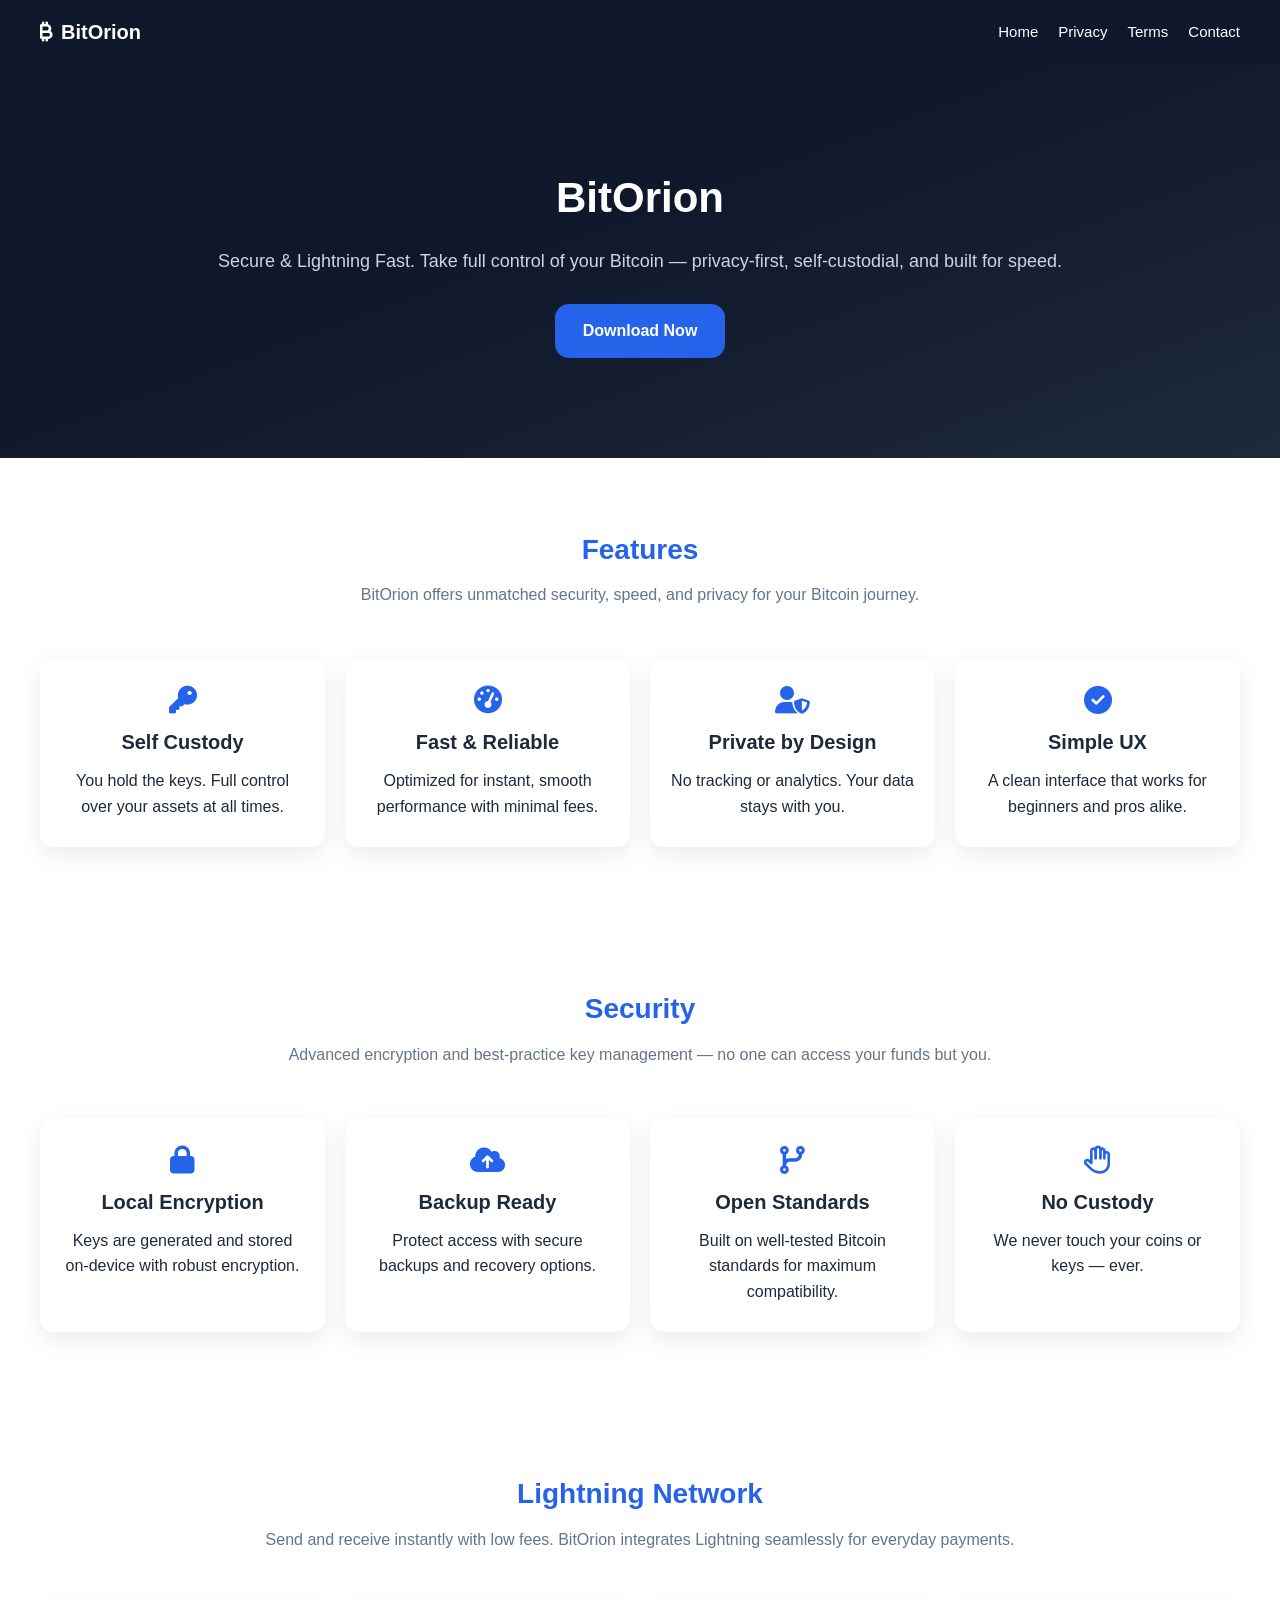
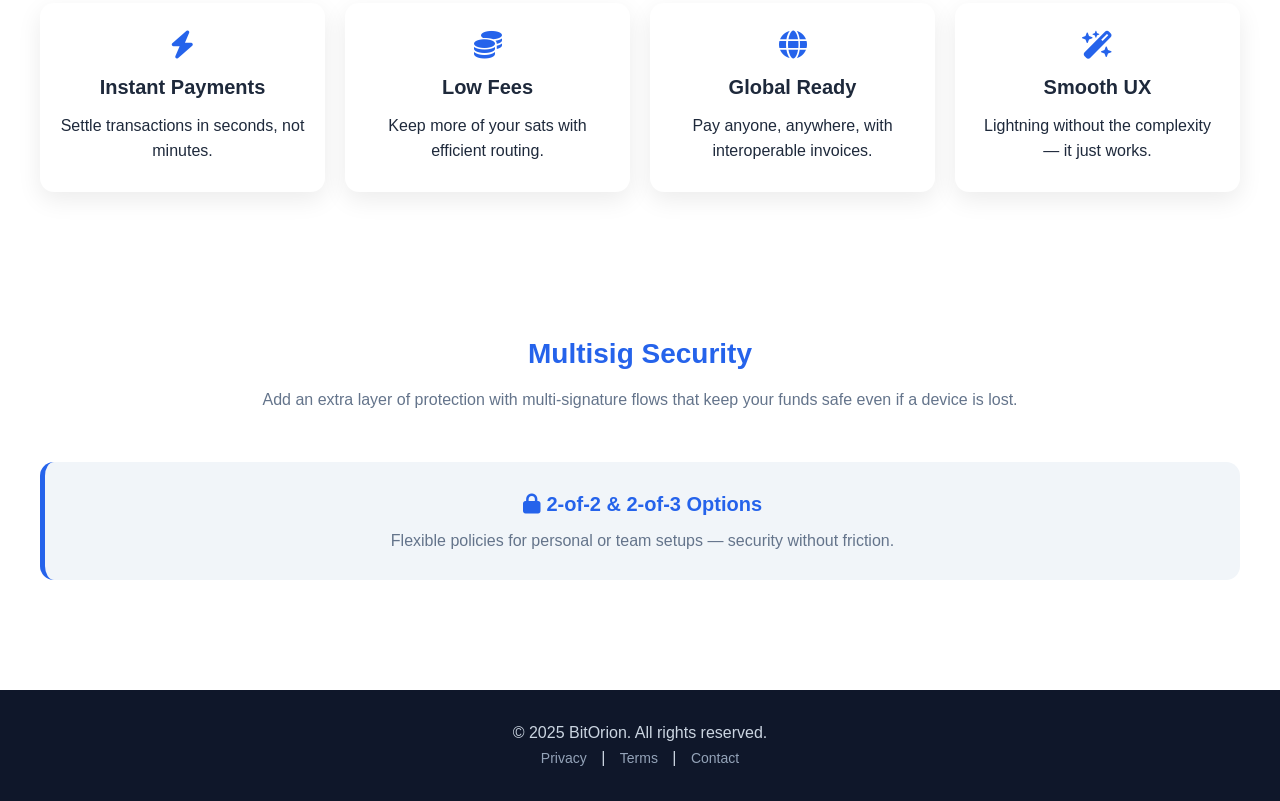
<file: index.html>
<!DOCTYPE html>
<html lang="en">
<head>
  <meta charset="UTF-8" />
  <meta name="viewport" content="width=device-width, initial-scale=1.0"/>
  <title>BitOrion | Secure & Lightning Fast</title>

  <meta name="description" content="BitOrion is a self-custodial Bitcoin wallet with Lightning support — privacy-first, secure, and fast.">
  <meta name="keywords" content="BitOrion Wallet, Lightning Wallet, Crypto Wallet, Self Custody, Multisig Wallet, BTC">

  <link rel="stylesheet" href="https://cdnjs.cloudflare.com/ajax/libs/font-awesome/6.5.0/css/all.min.css"/>

  <style>
    :root {
      --bg-dark: #0f172a;
      --bg-light: #ffffff;
      --primary: #2563eb;
      --secondary: #38bdf8;
      --text: #1e293b;
      --muted: #64748b;
      --radius: 14px;
      --shadow: 0 8px 24px rgba(0,0,0,0.08);
      --container: 1200px;
    }
    * {margin:0;padding:0;box-sizing:border-box;}
    body {font-family: "Inter", Arial, sans-serif; line-height:1.6; background: var(--bg-light); color: var(--text);}

    /* Navbar */
    nav {
      background: var(--bg-dark);
      color: #fff;
      padding: 16px 20px;
      position: sticky;
      top: 0;
      z-index: 50;
    }
    .nav-container {
      max-width: var(--container);
      margin: auto;
      display: flex;
      justify-content: space-between;
      align-items: center;
    }
    .logo {font-weight: 700; font-size: 20px; color:#fff; display:flex;align-items:center; gap:8px;}
    .nav-links {display: flex; gap: 20px;}
    .nav-links a {color:#fff; text-decoration:none; font-size:15px; transition:0.2s;}
    .nav-links a:hover {color: var(--secondary);}

    /* Hero */
    .hero {
      background: linear-gradient(160deg, var(--bg-dark) 40%, #1e293b 100%);
      color: #fff;
      text-align: center;
      padding: 100px 20px;
    }
    .hero h1 {font-size: 42px; margin-bottom: 16px;}
    .hero p {font-size: 18px; color: #cbd5e1; margin-bottom: 28px;}
    .cta-btn {
      display:inline-block;
      background: var(--primary);
      color:#fff;
      padding:14px 28px;
      border-radius: var(--radius);
      font-weight:600;
      text-decoration:none;
      transition:.3s;
    }
    .cta-btn:hover {background: var(--secondary);}

    /* Section */
    section {padding:70px 20px;}
    .container {max-width:var(--container); margin:auto;}
    .section-head {text-align:center; margin-bottom: 50px;}
    .section-head h2 {font-size: 28px; margin-bottom:10px; color: var(--primary);}
    .section-head p {color: var(--muted); font-size:16px;}

    /* Cards */
    .cards {display:grid; grid-template-columns: repeat(auto-fit,minmax(260px,1fr)); gap:20px;}
    .card {
      background:#fff;
      border-radius: var(--radius);
      padding:28px 20px;
      box-shadow: var(--shadow);
      text-align:center;
      transition:.25s;
    }
    .card:hover {transform:translateY(-5px);}
    .card i {font-size:28px; color: var(--primary); margin-bottom:12px;}
    .card h3 {margin-bottom:10px; font-size:20px;}

    /* Multisig band */
    .band {
      background:#f1f5f9;
      border-left:5px solid var(--primary);
      border-radius: var(--radius);
      padding:26px 20px;
      text-align:center;
      margin-top:20px;
    }
    .band h3 {margin-bottom:8px; font-size:20px; color: var(--primary);}
    .band p {color: var(--muted);}

    /* Footer */
    footer {
      background: var(--bg-dark);
      color:#cbd5e1;
      text-align:center;
      padding:30px 16px;
      margin-top:40px;
    }
    footer a {color:#94a3b8; text-decoration:none; margin:0 10px; font-size:14px;}
    footer a:hover {color:#fff;}
  </style>
</head>
<body>

  <!-- Navbar -->
  <nav>
    <div class="nav-container">
      <div class="logo"><i class="fa-solid fa-bitcoin-sign"></i> BitOrion</div>
      <div class="nav-links">
        <a href="index.html">Home</a>
        <a href="privacy.html">Privacy</a>
        <a href="terms.html">Terms</a>
        <a href="contact.html">Contact</a>
      </div>
    </div>
  </nav>

  <!-- Hero -->
  <section class="hero">
    <h1>BitOrion</h1>
    <p>Secure & Lightning Fast. Take full control of your Bitcoin — privacy-first, self-custodial, and built for speed.</p>
    <a href="#" class="cta-btn">Download Now</a>
  </section>

  <!-- Features -->
  <section id="features">
    <div class="container">
      <div class="section-head">
        <h2>Features</h2>
        <p>BitOrion offers unmatched security, speed, and privacy for your Bitcoin journey.</p>
      </div>
      <div class="cards">
        <div class="card"><i class="fa-solid fa-key"></i><h3>Self Custody</h3><p>You hold the keys. Full control over your assets at all times.</p></div>
        <div class="card"><i class="fa-solid fa-gauge-high"></i><h3>Fast & Reliable</h3><p>Optimized for instant, smooth performance with minimal fees.</p></div>
        <div class="card"><i class="fa-solid fa-user-shield"></i><h3>Private by Design</h3><p>No tracking or analytics. Your data stays with you.</p></div>
        <div class="card"><i class="fa-solid fa-circle-check"></i><h3>Simple UX</h3><p>A clean interface that works for beginners and pros alike.</p></div>
      </div>
    </div>
  </section>

  <!-- Security -->
  <section id="security">
    <div class="container">
      <div class="section-head">
        <h2>Security</h2>
        <p>Advanced encryption and best-practice key management — no one can access your funds but you.</p>
      </div>
      <div class="cards">
        <div class="card"><i class="fa-solid fa-lock"></i><h3>Local Encryption</h3><p>Keys are generated and stored on-device with robust encryption.</p></div>
        <div class="card"><i class="fa-solid fa-cloud-arrow-up"></i><h3>Backup Ready</h3><p>Protect access with secure backups and recovery options.</p></div>
        <div class="card"><i class="fa-solid fa-code-branch"></i><h3>Open Standards</h3><p>Built on well-tested Bitcoin standards for maximum compatibility.</p></div>
        <div class="card"><i class="fa-regular fa-hand"></i><h3>No Custody</h3><p>We never touch your coins or keys — ever.</p></div>
      </div>
    </div>
  </section>

  <!-- Lightning -->
  <section id="lightning">
    <div class="container">
      <div class="section-head">
        <h2>Lightning Network</h2>
        <p>Send and receive instantly with low fees. BitOrion integrates Lightning seamlessly for everyday payments.</p>
      </div>
      <div class="cards">
        <div class="card"><i class="fa-solid fa-bolt"></i><h3>Instant Payments</h3><p>Settle transactions in seconds, not minutes.</p></div>
        <div class="card"><i class="fa-solid fa-coins"></i><h3>Low Fees</h3><p>Keep more of your sats with efficient routing.</p></div>
        <div class="card"><i class="fa-solid fa-globe"></i><h3>Global Ready</h3><p>Pay anyone, anywhere, with interoperable invoices.</p></div>
        <div class="card"><i class="fa-solid fa-wand-magic-sparkles"></i><h3>Smooth UX</h3><p>Lightning without the complexity — it just works.</p></div>
      </div>
    </div>
  </section>

  <!-- Multisig -->
  <section id="multisig">
    <div class="container">
      <div class="section-head">
        <h2>Multisig Security</h2>
        <p>Add an extra layer of protection with multi-signature flows that keep your funds safe even if a device is lost.</p>
      </div>
      <div class="band">
        <h3><i class="fa-solid fa-lock"></i> 2-of-2 & 2-of-3 Options</h3>
        <p>Flexible policies for personal or team setups — security without friction.</p>
      </div>
    </div>
  </section>

  <!-- Footer -->
  <footer>
    <p>&copy; 2025 BitOrion. All rights reserved.</p>
    <div>
      <a href="privacy.html">Privacy</a> | 
      <a href="terms.html">Terms</a> | 
      <a href="contact.html">Contact</a>
    </div>
  </footer>

</body>
</html>
</file>
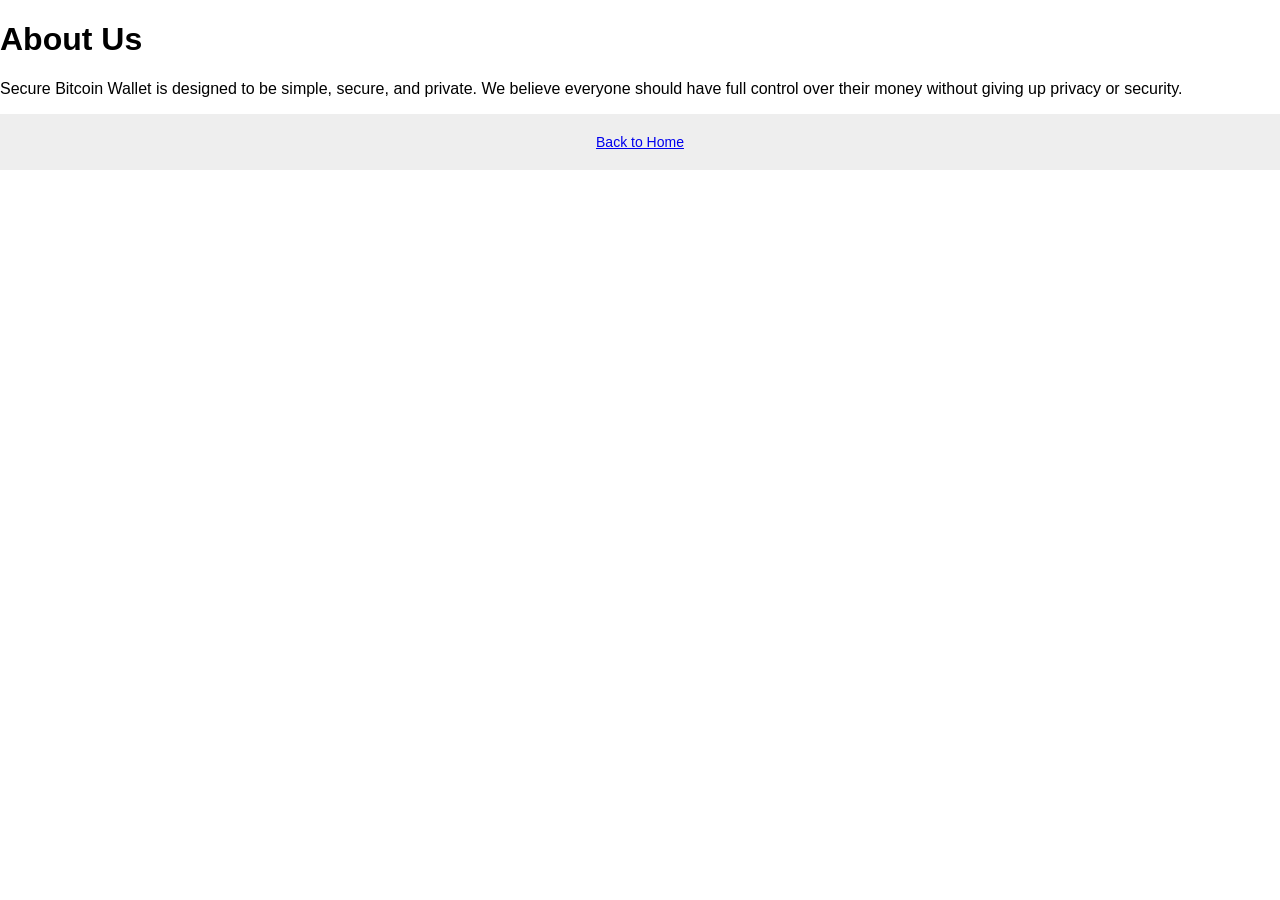
<file: about.html>
<!DOCTYPE html>
<html lang="en">
<head>
  <meta charset="UTF-8">
  <title>About - Secure Bitcoin Wallet</title>
  <link rel="stylesheet" href="style.css" />
</head>
<body>
  <header><h1>About Us</h1></header>
  <section>
    <p>Secure Bitcoin Wallet is designed to be simple, secure, and private. We believe everyone should have full control over their money without giving up privacy or security.</p>
  </section>
  <footer><a href="index.html">Back to Home</a></footer>
</body>
</html>
</file>
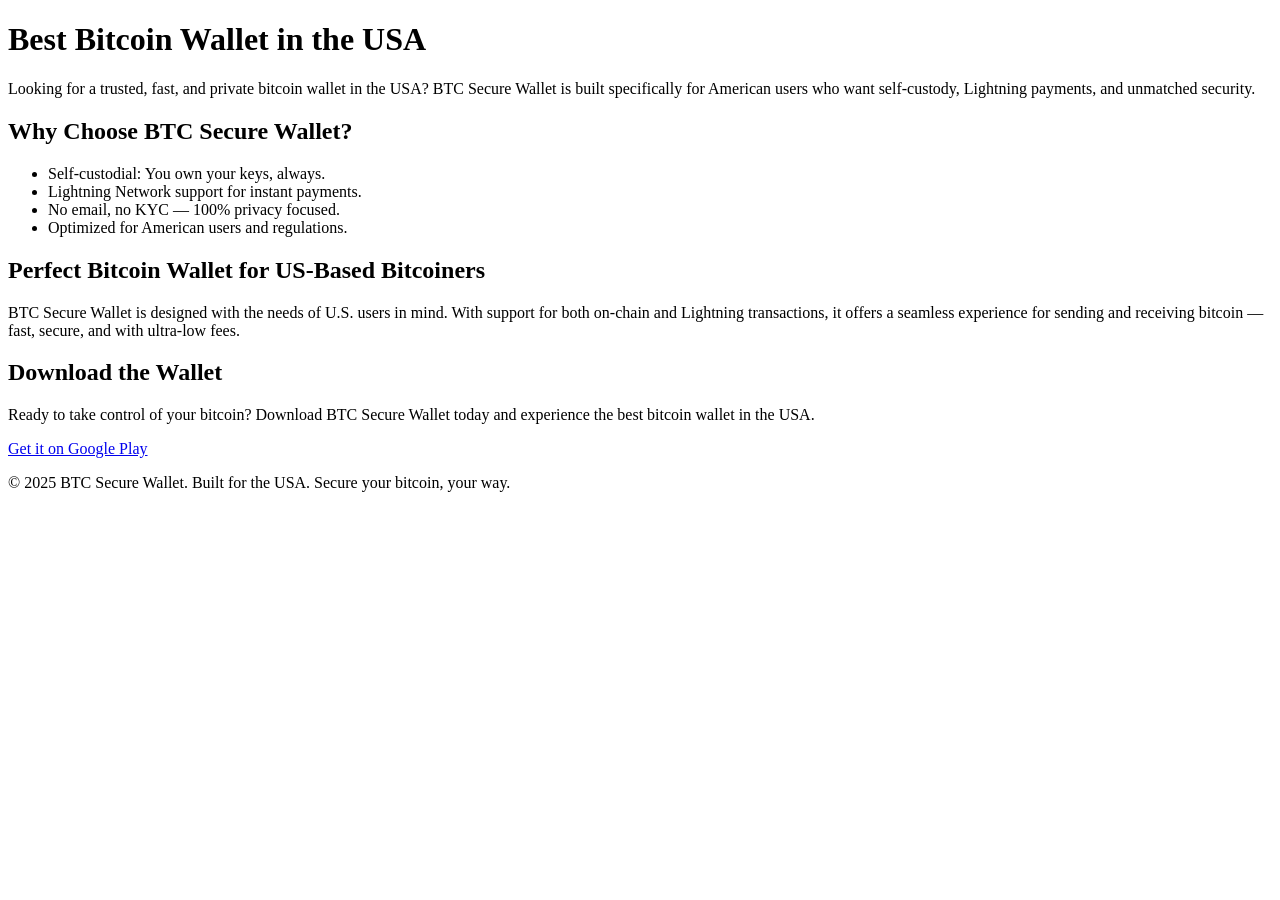
<file: bitcoin-wallet-usa.html>
<!DOCTYPE html>
<html lang="en">
<head>
  <meta charset="UTF-8" />
  <meta name="viewport" content="width=device-width, initial-scale=1.0" />
  <title>Best Bitcoin Wallet in the USA | BTC Secure Wallet</title>
  <meta name="description" content="BTC Secure Wallet is the best bitcoin wallet in the USA. Fast, private, secure, and built for American users who want full control over their funds." />
  <meta name="language" content="en-US" />
  <meta name="geo.region" content="US" />
  <link rel="canonical" href="https://www.btcsecurewallet.com/bitcoin-wallet-usa.html" />
</head>
<body>

  <header>
    <h1>Best Bitcoin Wallet in the USA</h1>
    <p>
      Looking for a trusted, fast, and private bitcoin wallet in the USA? BTC Secure Wallet is built specifically for American users who want self-custody, Lightning payments, and unmatched security.
    </p>
  </header>

  <section>
    <h2>Why Choose BTC Secure Wallet?</h2>
    <ul>
      <li>Self-custodial: You own your keys, always.</li>
      <li>Lightning Network support for instant payments.</li>
      <li>No email, no KYC — 100% privacy focused.</li>
      <li>Optimized for American users and regulations.</li>
    </ul>
  </section>

  <section>
    <h2>Perfect Bitcoin Wallet for US-Based Bitcoiners</h2>
    <p>
      BTC Secure Wallet is designed with the needs of U.S. users in mind. With support for both on-chain and Lightning transactions, it offers a seamless experience for sending and receiving bitcoin — fast, secure, and with ultra-low fees.
    </p>
  </section>

  <section>
    <h2>Download the Wallet</h2>
    <p>Ready to take control of your bitcoin? Download BTC Secure Wallet today and experience the best bitcoin wallet in the USA.</p>
    <a href="https://play.google.com/store/apps/details?id=ps.starwallet.bitcoin.android" target="_blank">
      Get it on Google Play
    </a>
  </section>

  <footer>
    <p>&copy; 2025 BTC Secure Wallet. Built for the USA. Secure your bitcoin, your way.</p>
  </footer>

  <!-- JSON-LD Structured Data -->
  <script type="application/ld+json">
  {
    "@context": "https://schema.org",
    "@type": "SoftwareApplication",
    "name": "BTC Secure Wallet",
    "applicationCategory": "FinanceApplication",
    "operatingSystem": "ANDROID",
    "offers": {
      "@type": "Offer",
      "price": "0.00",
      "priceCurrency": "USD"
    },
    "audience": {
      "@type": "Audience",
      "geographicArea": {
        "@type": "Country",
        "name": "United States"
      }
    }
  }
  </script>

</body>
</html>
</file>
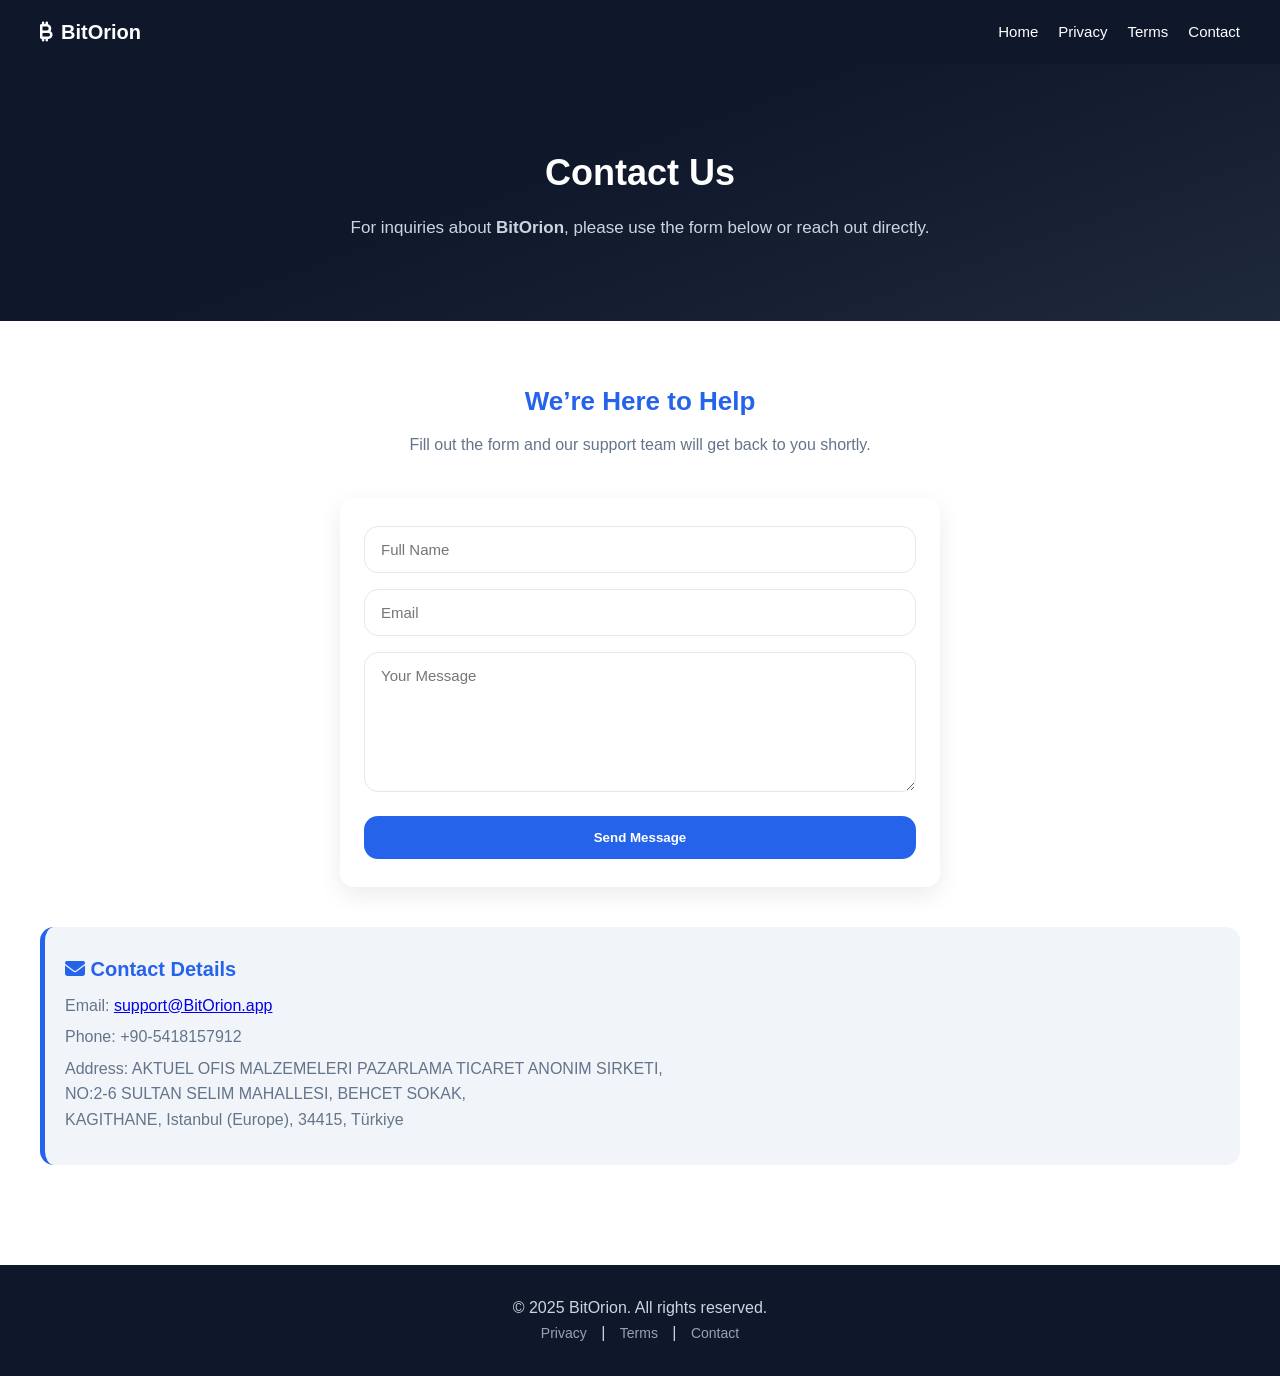
<file: contact.html>
<!DOCTYPE html>
<html lang="en">
<head>
  <meta charset="UTF-8" />
  <meta name="viewport" content="width=device-width, initial-scale=1.0"/>
  <title>Contact | BitOrion</title>

  <meta name="description" content="Get in touch with BitOrion support team for inquiries, assistance, or feedback.">
  <meta name="keywords" content="BitOrion Contact, Bitcoin Wallet Support, Crypto Help">

  <link rel="stylesheet" href="https://cdnjs.cloudflare.com/ajax/libs/font-awesome/6.5.0/css/all.min.css"/>

  <style>
    :root {
      --bg-dark: #0f172a;
      --bg-light: #ffffff;
      --primary: #2563eb;
      --secondary: #38bdf8;
      --text: #1e293b;
      --muted: #64748b;
      --radius: 14px;
      --shadow: 0 8px 24px rgba(0,0,0,0.08);
      --container: 1200px;
    }
    * {margin:0;padding:0;box-sizing:border-box;}
    body {font-family: "Inter", Arial, sans-serif; line-height:1.6; background: var(--bg-light); color: var(--text);}

    /* Navbar */
    nav {
      background: var(--bg-dark);
      color: #fff;
      padding: 16px 20px;
      position: sticky;
      top: 0;
      z-index: 50;
    }
    .nav-container {
      max-width: var(--container);
      margin: auto;
      display: flex;
      justify-content: space-between;
      align-items: center;
    }
    .logo {font-weight: 700; font-size: 20px; color:#fff; display:flex;align-items:center; gap:8px;}
    .nav-links {display: flex; gap: 20px;}
    .nav-links a {color:#fff; text-decoration:none; font-size:15px; transition:0.2s;}
    .nav-links a:hover {color: var(--secondary);}

    /* Hero */
    .hero {
      background: linear-gradient(160deg, var(--bg-dark) 40%, #1e293b 100%);
      color: #fff;
      text-align: center;
      padding: 80px 20px;
    }
    .hero h1 {font-size: 36px; margin-bottom: 12px;}
    .hero p {font-size: 17px; color: #cbd5e1;}

    /* Section */
    section {padding:60px 20px;}
    .container {max-width:var(--container); margin:auto;}
    .section-head {text-align:center; margin-bottom: 40px;}
    .section-head h2 {font-size: 26px; margin-bottom:10px; color: var(--primary);}
    .section-head p {color: var(--muted); font-size:16px;}

    /* Card */
    .card {
      background:#fff;
      border-radius: var(--radius);
      padding:28px 24px;
      box-shadow: var(--shadow);
      transition:.25s;
    }

    /* Form */
    form input, 
    form textarea {
      width: 100%;
      padding: 14px 16px;
      margin-bottom: 16px;
      border: 1px solid #e2e8f0;
      border-radius: var(--radius);
      font-size: 15px;
      font-family: "Inter", Arial, sans-serif;
      outline: none;
      transition: 0.25s;
    }
    form input:focus,
    form textarea:focus {
      border-color: var(--primary);
      box-shadow: 0 0 0 3px rgba(37,99,235,0.15);
    }
    form textarea {
      min-height: 140px;
      resize: vertical;
    }
    form button.cta-btn {
      display: inline-block;
      width: 100%;
      border: none;
      cursor: pointer;
      background: var(--primary);
      color:#fff;
      padding:14px 28px;
      border-radius: var(--radius);
      font-weight:600;
      text-decoration:none;
      transition:.3s;
    }
    form button.cta-btn:hover {background: var(--secondary);}

    /* Band */
    .band {
      background:#f1f5f9;
      border-left:5px solid var(--primary);
      border-radius: var(--radius);
      padding:26px 20px;
      text-align:left;
      margin-top:40px;
    }
    .band h3 {margin-bottom:8px; font-size:20px; color: var(--primary);}
    .band p {color: var(--muted); margin-bottom:6px;}

    /* Footer */
    footer {
      background: var(--bg-dark);
      color:#cbd5e1;
      text-align:center;
      padding:30px 16px;
      margin-top:40px;
    }
    footer a {color:#94a3b8; text-decoration:none; margin:0 10px; font-size:14px;}
    footer a:hover {color:#fff;}

    /* Success message */
    #formMessage {
      display:none;
      margin-top:20px;
      color:green;
      font-weight:bold;
      text-align:center;
    }
  </style>
</head>
<body>

  <!-- Navbar -->
  <nav>
    <div class="nav-container">
      <div class="logo"><i class="fa-solid fa-bitcoin-sign"></i> BitOrion</div>
      <div class="nav-links">
        <a href="index.html">Home</a>
        <a href="privacy.html">Privacy</a>
        <a href="terms.html">Terms</a>
        <a href="contact.html">Contact</a>
      </div>
    </div>
  </nav>

  <!-- Hero -->
  <section class="hero">
    <h1>Contact Us</h1>
    <p>For inquiries about <strong>BitOrion</strong>, please use the form below or reach out directly.</p>
  </section>

  <!-- Contact Form -->
  <section>
    <div class="container">
      <div class="section-head">
        <h2>We’re Here to Help</h2>
        <p>Fill out the form and our support team will get back to you shortly.</p>
      </div>
      <div class="card" style="max-width:600px; margin:auto;">
        <form id="contactForm" action="https://formsubmit.co/support@BitOrion.app" method="POST">
          <!-- Hidden settings -->
          <input type="hidden" name="_captcha" value="false">
          <input type="hidden" name="_subject" value="New Contact Form Submission from BitOrion">
          <input type="hidden" name="_template" value="table">

          <input type="text" name="name" placeholder="Full Name" required>
          <input type="email" name="email" placeholder="Email" required>
          <textarea name="message" placeholder="Your Message" required></textarea>

          <button type="submit" class="cta-btn">Send Message</button>
        </form>

        <!-- Success message -->
        <div id="formMessage">
          ✅ تم إرسال رسالتك بنجاح، سنتواصل معك قريبًا.
        </div>
      </div>

      <!-- Contact Info -->
      <div class="band">
        <h3><i class="fa-solid fa-envelope"></i> Contact Details</h3>
        <p>Email: <a href="mailto:support@BitOrion.app">support@BitOrion.app</a></p>
        <p>Phone: +90-5418157912</p>
        <p>Address: AKTUEL OFIS MALZEMELERI PAZARLAMA TICARET ANONIM SIRKETI,<br>
        NO:2-6 SULTAN SELIM MAHALLESI, BEHCET SOKAK,<br>
        KAGITHANE, Istanbul (Europe), 34415, Türkiye</p>
      </div>
    </div>
  </section>

  <!-- Footer -->
  <footer>
    <p>&copy; 2025 BitOrion. All rights reserved.</p>
    <div>
      <a href="privacy.html">Privacy</a> | 
      <a href="terms.html">Terms</a> | 
      <a href="contact.html">Contact</a>
    </div>
  </footer>

  <script>
    const form = document.getElementById('contactForm');
    const message = document.getElementById('formMessage');

    form.addEventListener('submit', async function(e) {
      e.preventDefault(); // منع التحويل لصفحة جديدة

      const formData = new FormData(form);
      try {
        await fetch(form.action, {
          method: "POST",
          body: formData,
        });
        form.reset(); // تفريغ الحقول
        message.style.display = "block"; // إظهار الرسالة
      } catch (error) {
        alert("⚠️ حدث خطأ، حاول مرة أخرى.");
      }
    });
  </script>

</body>
</html>
</file>
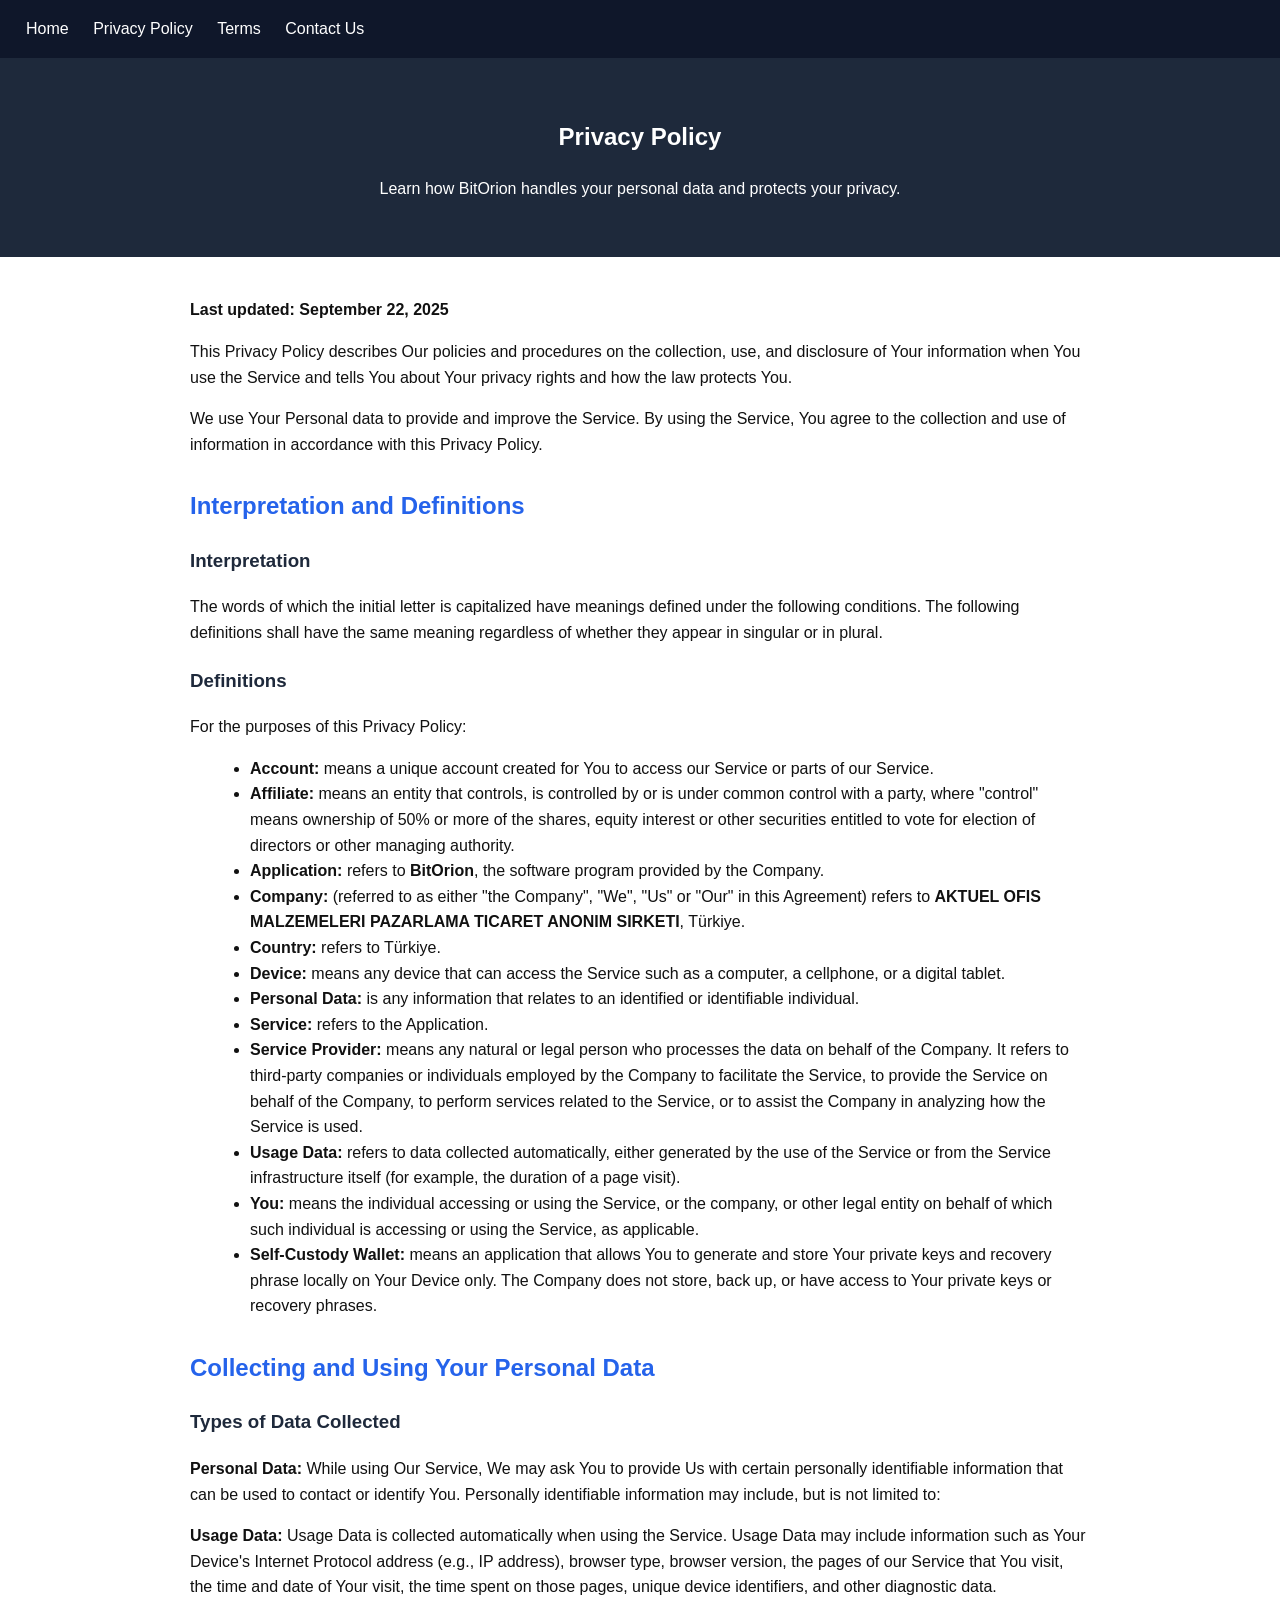
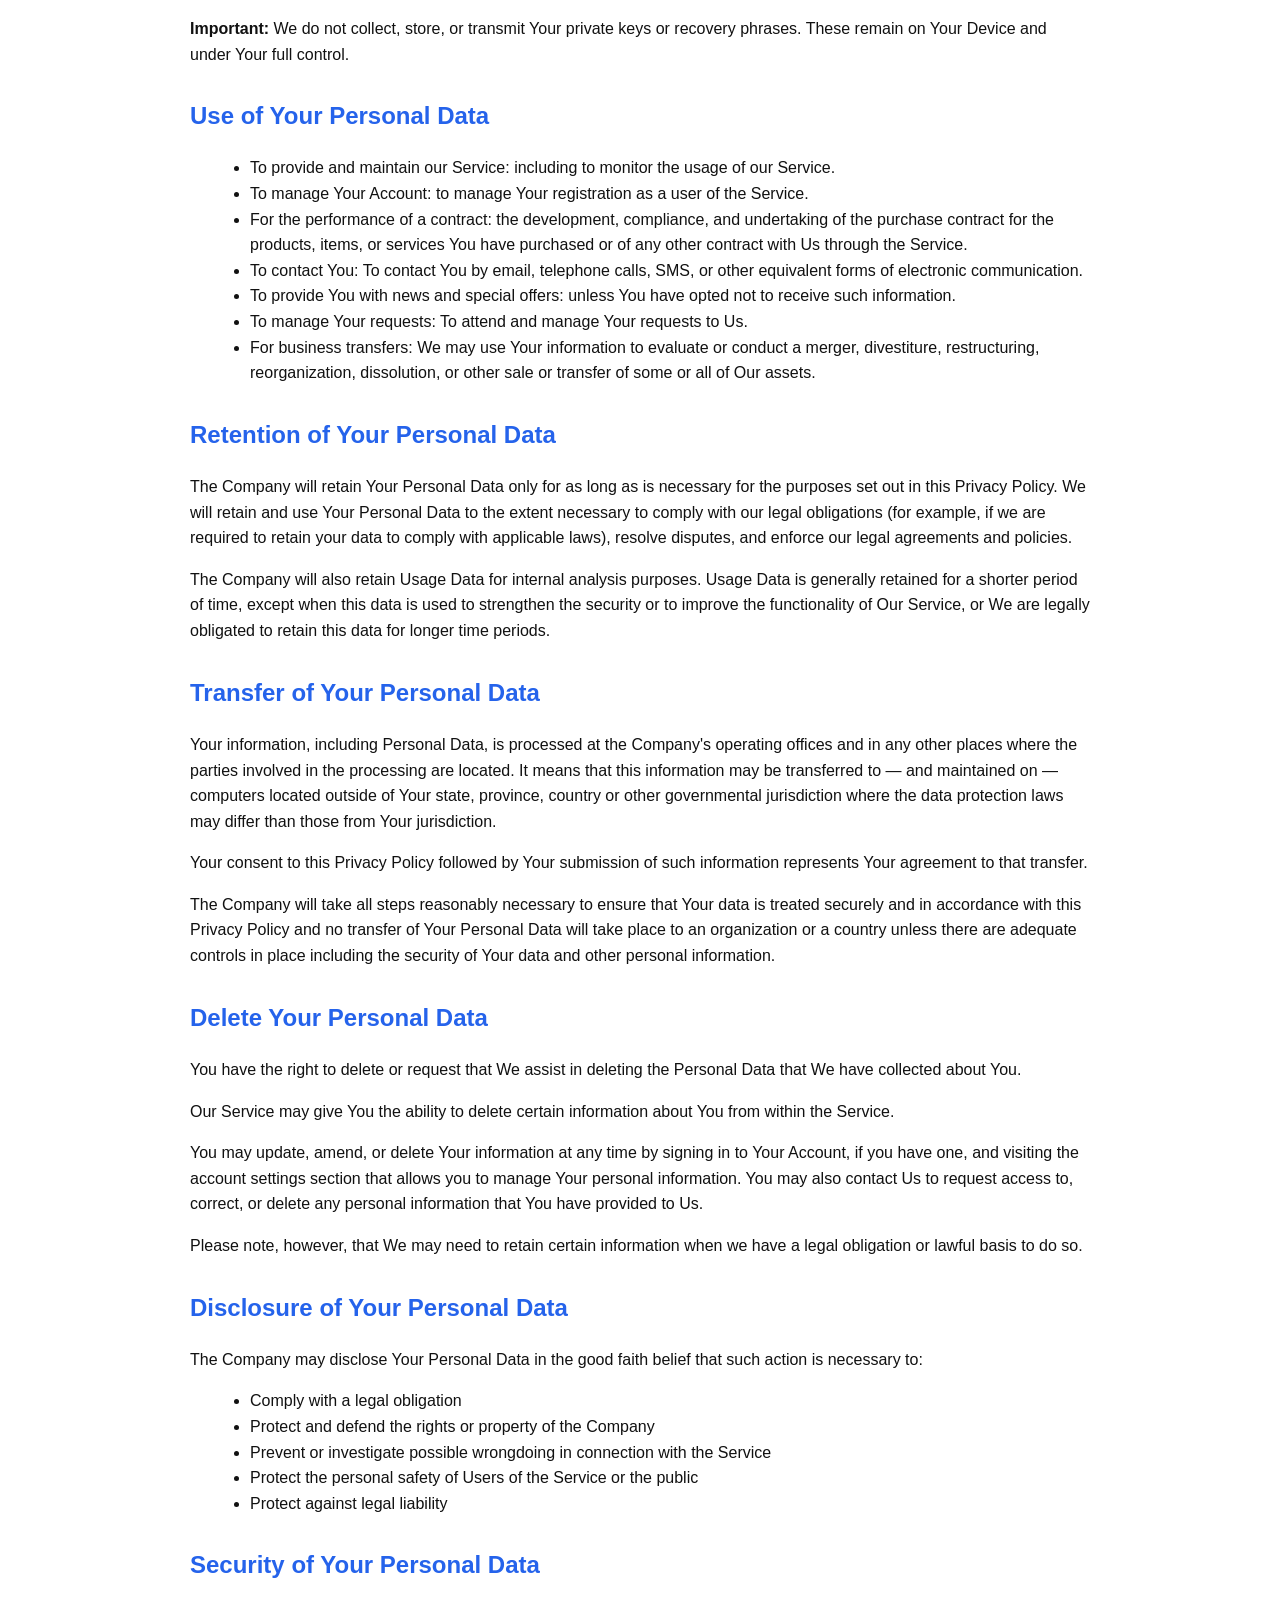
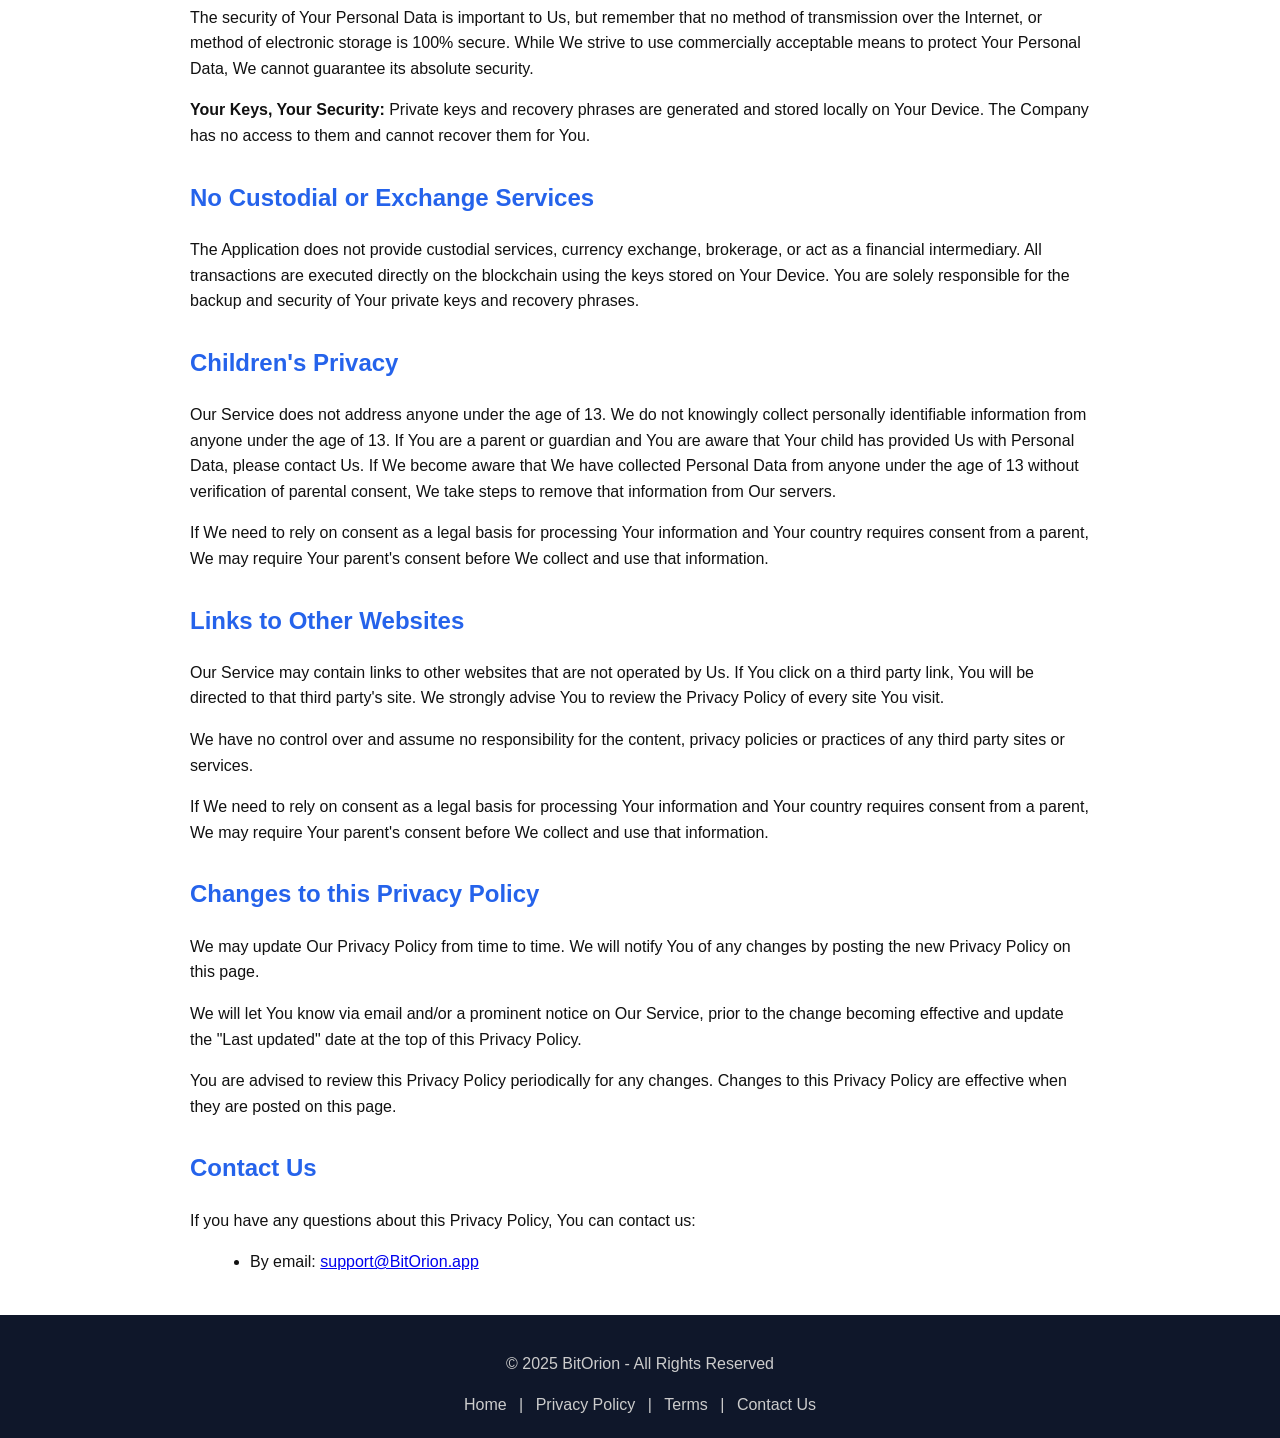
<file: privacy.html>
<!DOCTYPE html>
<html lang="en">
<head>
  <meta charset="UTF-8" />
  <meta name="viewport" content="width=device-width, initial-scale=1.0"/>
  <title>Privacy Policy | BitOrion</title>
  <meta name="description" content="BitOrion Privacy Policy – Learn how we handle your personal data and protect your privacy.">
  <meta name="keywords" content="BitOrion Privacy, Bitcoin Wallet Security, Crypto Data Policy">
  <style>
    body {font-family: Arial, sans-serif; line-height:1.6; margin:0; padding:0; background:#fff; color:#111;}
    nav {background:#0f172a; padding:16px; color:#fff;}
    nav a {color:#fff; margin:0 10px; text-decoration:none;}
    .hero {background:#1e293b; color:#fff; padding:40px 20px; text-align:center;}
    main {max-width:900px; margin:40px auto; padding:0 20px;}
    h2 {margin-top:30px; color:#2563eb;}
    h3 {margin-top:20px; color:#1e293b;}
    ul {margin-left:20px;}
    footer {background:#0f172a; color:#ccc; text-align:center; padding:20px; margin-top:40px;}
    footer a {color:#ccc; margin:0 8px; text-decoration:none;}
    footer a:hover {color:#fff;}
  </style>
</head>
<body>

  <nav>
    <a href="index.html">Home</a>
    <a href="privacy.html">Privacy Policy</a>
    <a href="terms.html">Terms</a>
    <a href="contact.html">Contact Us</a>
  </nav>

  <section class="hero">
    <h1>Privacy Policy</h1>
    <p>Learn how BitOrion handles your personal data and protects your privacy.</p>
  </section>

  <main>
    <p><strong>Last updated: September 22, 2025</strong></p>

    <p>This Privacy Policy describes Our policies and procedures on the collection, use, and disclosure of Your information when You use the Service and tells You about Your privacy rights and how the law protects You.</p>
    <p>We use Your Personal data to provide and improve the Service. By using the Service, You agree to the collection and use of information in accordance with this Privacy Policy.</p>

    <h2>Interpretation and Definitions</h2>
    <h3>Interpretation</h3>
    <p>The words of which the initial letter is capitalized have meanings defined under the following conditions. The following definitions shall have the same meaning regardless of whether they appear in singular or in plural.</p>

    <h3>Definitions</h3>
    <p>For the purposes of this Privacy Policy:</p>
    <ul>
      <li><strong>Account:</strong> means a unique account created for You to access our Service or parts of our Service.</li>
      <li><strong>Affiliate:</strong> means an entity that controls, is controlled by or is under common control with a party, where "control" means ownership of 50% or more of the shares, equity interest or other securities entitled to vote for election of directors or other managing authority.</li>
      <li><strong>Application:</strong> refers to <strong>BitOrion</strong>, the software program provided by the Company.</li>
      <li><strong>Company:</strong> (referred to as either "the Company", "We", "Us" or "Our" in this Agreement) refers to <strong>AKTUEL OFIS MALZEMELERI PAZARLAMA TICARET ANONIM SIRKETI</strong>, Türkiye.</li>
      <li><strong>Country:</strong> refers to Türkiye.</li>
      <li><strong>Device:</strong> means any device that can access the Service such as a computer, a cellphone, or a digital tablet.</li>
      <li><strong>Personal Data:</strong> is any information that relates to an identified or identifiable individual.</li>
      <li><strong>Service:</strong> refers to the Application.</li>
      <li><strong>Service Provider:</strong> means any natural or legal person who processes the data on behalf of the Company. It refers to third-party companies or individuals employed by the Company to facilitate the Service, to provide the Service on behalf of the Company, to perform services related to the Service, or to assist the Company in analyzing how the Service is used.</li>
      <li><strong>Usage Data:</strong> refers to data collected automatically, either generated by the use of the Service or from the Service infrastructure itself (for example, the duration of a page visit).</li>
      <li><strong>You:</strong> means the individual accessing or using the Service, or the company, or other legal entity on behalf of which such individual is accessing or using the Service, as applicable.</li>
      <li><strong>Self-Custody Wallet:</strong> means an application that allows You to generate and store Your private keys and recovery phrase locally on Your Device only. The Company does not store, back up, or have access to Your private keys or recovery phrases.</li>
    </ul>

    <h2>Collecting and Using Your Personal Data</h2>
    <h3>Types of Data Collected</h3>
    <p><strong>Personal Data:</strong> While using Our Service, We may ask You to provide Us with certain personally identifiable information that can be used to contact or identify You. Personally identifiable information may include, but is not limited to:</p>
    <p><strong>Usage Data:</strong> Usage Data is collected automatically when using the Service. Usage Data may include information such as Your Device's Internet Protocol address (e.g., IP address), browser type, browser version, the pages of our Service that You visit, the time and date of Your visit, the time spent on those pages, unique device identifiers, and other diagnostic data.</p>
    <p><strong>Important:</strong> We do not collect, store, or transmit Your private keys or recovery phrases. These remain on Your Device and under Your full control.</p>

    <h2>Use of Your Personal Data</h2>
    <ul>
      <li>To provide and maintain our Service: including to monitor the usage of our Service.</li>
      <li>To manage Your Account: to manage Your registration as a user of the Service.</li>
      <li>For the performance of a contract: the development, compliance, and undertaking of the purchase contract for the products, items, or services You have purchased or of any other contract with Us through the Service.</li>
      <li>To contact You: To contact You by email, telephone calls, SMS, or other equivalent forms of electronic communication.</li>
      <li>To provide You with news and special offers: unless You have opted not to receive such information.</li>
      <li>To manage Your requests: To attend and manage Your requests to Us.</li>
      <li>For business transfers: We may use Your information to evaluate or conduct a merger, divestiture, restructuring, reorganization, dissolution, or other sale or transfer of some or all of Our assets.</li>
    </ul>

    <h2>Retention of Your Personal Data</h2>
    <p>The Company will retain Your Personal Data only for as long as is necessary for the purposes set out in this Privacy Policy. We will retain and use Your Personal Data to the extent necessary to comply with our legal obligations (for example, if we are required to retain your data to comply with applicable laws), resolve disputes, and enforce our legal agreements and policies.</p>
    <p>The Company will also retain Usage Data for internal analysis purposes. Usage Data is generally retained for a shorter period of time, except when this data is used to strengthen the security or to improve the functionality of Our Service, or We are legally obligated to retain this data for longer time periods.</p>

    <h2>Transfer of Your Personal Data</h2>
    <p>Your information, including Personal Data, is processed at the Company's operating offices and in any other places where the parties involved in the processing are located. It means that this information may be transferred to — and maintained on — computers located outside of Your state, province, country or other governmental jurisdiction where the data protection laws may differ than those from Your jurisdiction.</p>
    <p>Your consent to this Privacy Policy followed by Your submission of such information represents Your agreement to that transfer.</p>
    <p>The Company will take all steps reasonably necessary to ensure that Your data is treated securely and in accordance with this Privacy Policy and no transfer of Your Personal Data will take place to an organization or a country unless there are adequate controls in place including the security of Your data and other personal information.</p>

    <h2>Delete Your Personal Data</h2>
    <p>You have the right to delete or request that We assist in deleting the Personal Data that We have collected about You.</p>
    <p>Our Service may give You the ability to delete certain information about You from within the Service.</p>
    <p>You may update, amend, or delete Your information at any time by signing in to Your Account, if you have one, and visiting the account settings section that allows you to manage Your personal information. You may also contact Us to request access to, correct, or delete any personal information that You have provided to Us.</p>
    <p>Please note, however, that We may need to retain certain information when we have a legal obligation or lawful basis to do so.</p>

    <h2>Disclosure of Your Personal Data</h2>
    <p>The Company may disclose Your Personal Data in the good faith belief that such action is necessary to:</p>
    <ul>
      <li>Comply with a legal obligation</li>
      <li>Protect and defend the rights or property of the Company</li>
      <li>Prevent or investigate possible wrongdoing in connection with the Service</li>
      <li>Protect the personal safety of Users of the Service or the public</li>
      <li>Protect against legal liability</li>
    </ul>

    <h2>Security of Your Personal Data</h2>
    <p>The security of Your Personal Data is important to Us, but remember that no method of transmission over the Internet, or method of electronic storage is 100% secure. While We strive to use commercially acceptable means to protect Your Personal Data, We cannot guarantee its absolute security.</p>
    <p><strong>Your Keys, Your Security:</strong> Private keys and recovery phrases are generated and stored locally on Your Device. The Company has no access to them and cannot recover them for You.</p>

    <h2>No Custodial or Exchange Services</h2>
    <p>The Application does not provide custodial services, currency exchange, brokerage, or act as a financial intermediary. All transactions are executed directly on the blockchain using the keys stored on Your Device. You are solely responsible for the backup and security of Your private keys and recovery phrases.</p>

    <h2>Children's Privacy</h2>
    <p>Our Service does not address anyone under the age of 13. We do not knowingly collect personally identifiable information from anyone under the age of 13. If You are a parent or guardian and You are aware that Your child has provided Us with Personal Data, please contact Us. If We become aware that We have collected Personal Data from anyone under the age of 13 without verification of parental consent, We take steps to remove that information from Our servers.</p>
    <p>If We need to rely on consent as a legal basis for processing Your information and Your country requires consent from a parent, We may require Your parent's consent before We collect and use that information.</p>

    <h2>Links to Other Websites</h2>
    <p>Our Service may contain links to other websites that are not operated by Us. If You click on a third party link, You will be directed to that third party's site. We strongly advise You to review the Privacy Policy of every site You visit.</p>
    <p>We have no control over and assume no responsibility for the content, privacy policies or practices of any third party sites or services.</p>
    <p>If We need to rely on consent as a legal basis for processing Your information and Your country requires consent from a parent, We may require Your parent's consent before We collect and use that information.</p>

    <h2>Changes to this Privacy Policy</h2>
    <p>We may update Our Privacy Policy from time to time. We will notify You of any changes by posting the new Privacy Policy on this page.</p>
    <p>We will let You know via email and/or a prominent notice on Our Service, prior to the change becoming effective and update the "Last updated" date at the top of this Privacy Policy.</p>
    <p>You are advised to review this Privacy Policy periodically for any changes. Changes to this Privacy Policy are effective when they are posted on this page.</p>

    <h2>Contact Us</h2>
    <p>If you have any questions about this Privacy Policy, You can contact us:</p>
    <ul>
      <li>By email: <a href="mailto:support@BitOrion.app">support@BitOrion.app</a></li>
    </ul>
  </main>

  <footer>
    <p>© 2025 BitOrion - All Rights Reserved</p>
    <a href="index.html">Home</a> | 
    <a href="privacy.html">Privacy Policy</a> | 
    <a href="terms.html">Terms</a> | 
    <a href="contact.html">Contact Us</a>
  </footer>

</body>
</html>
</file>
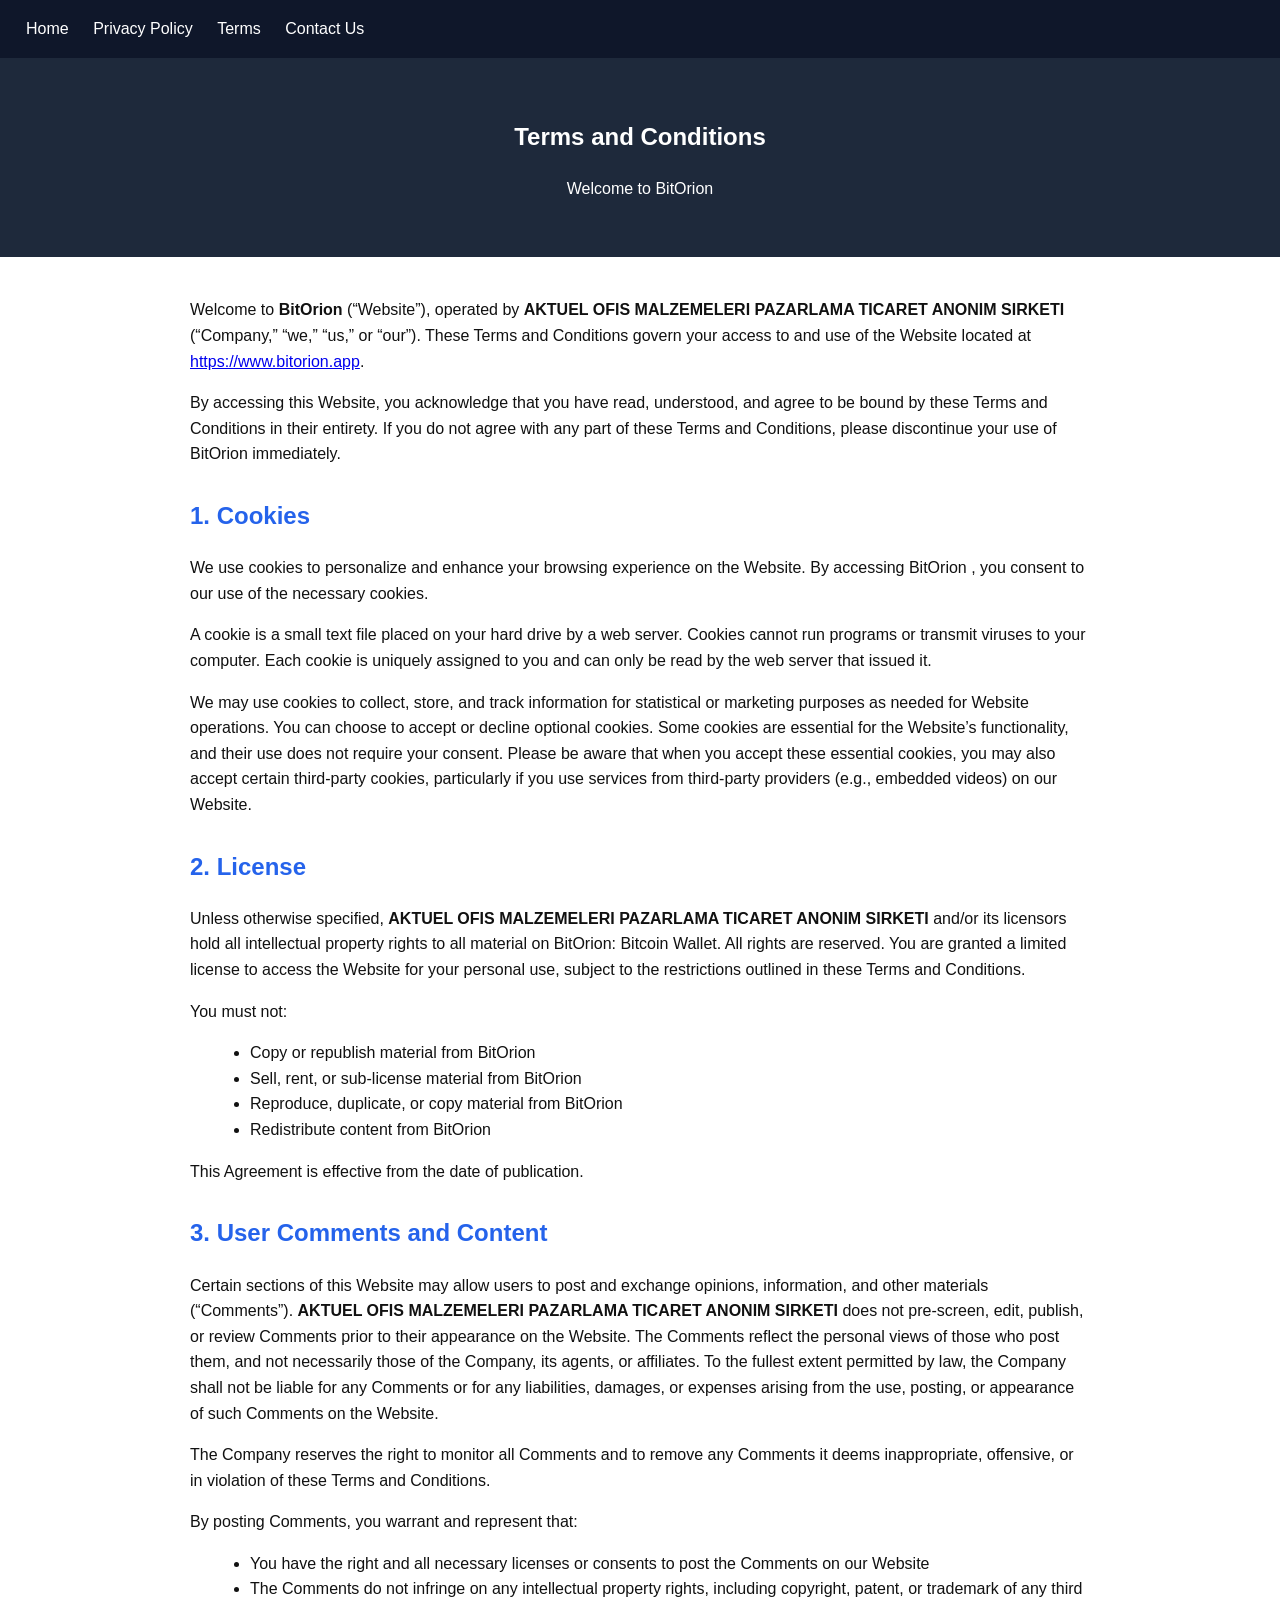
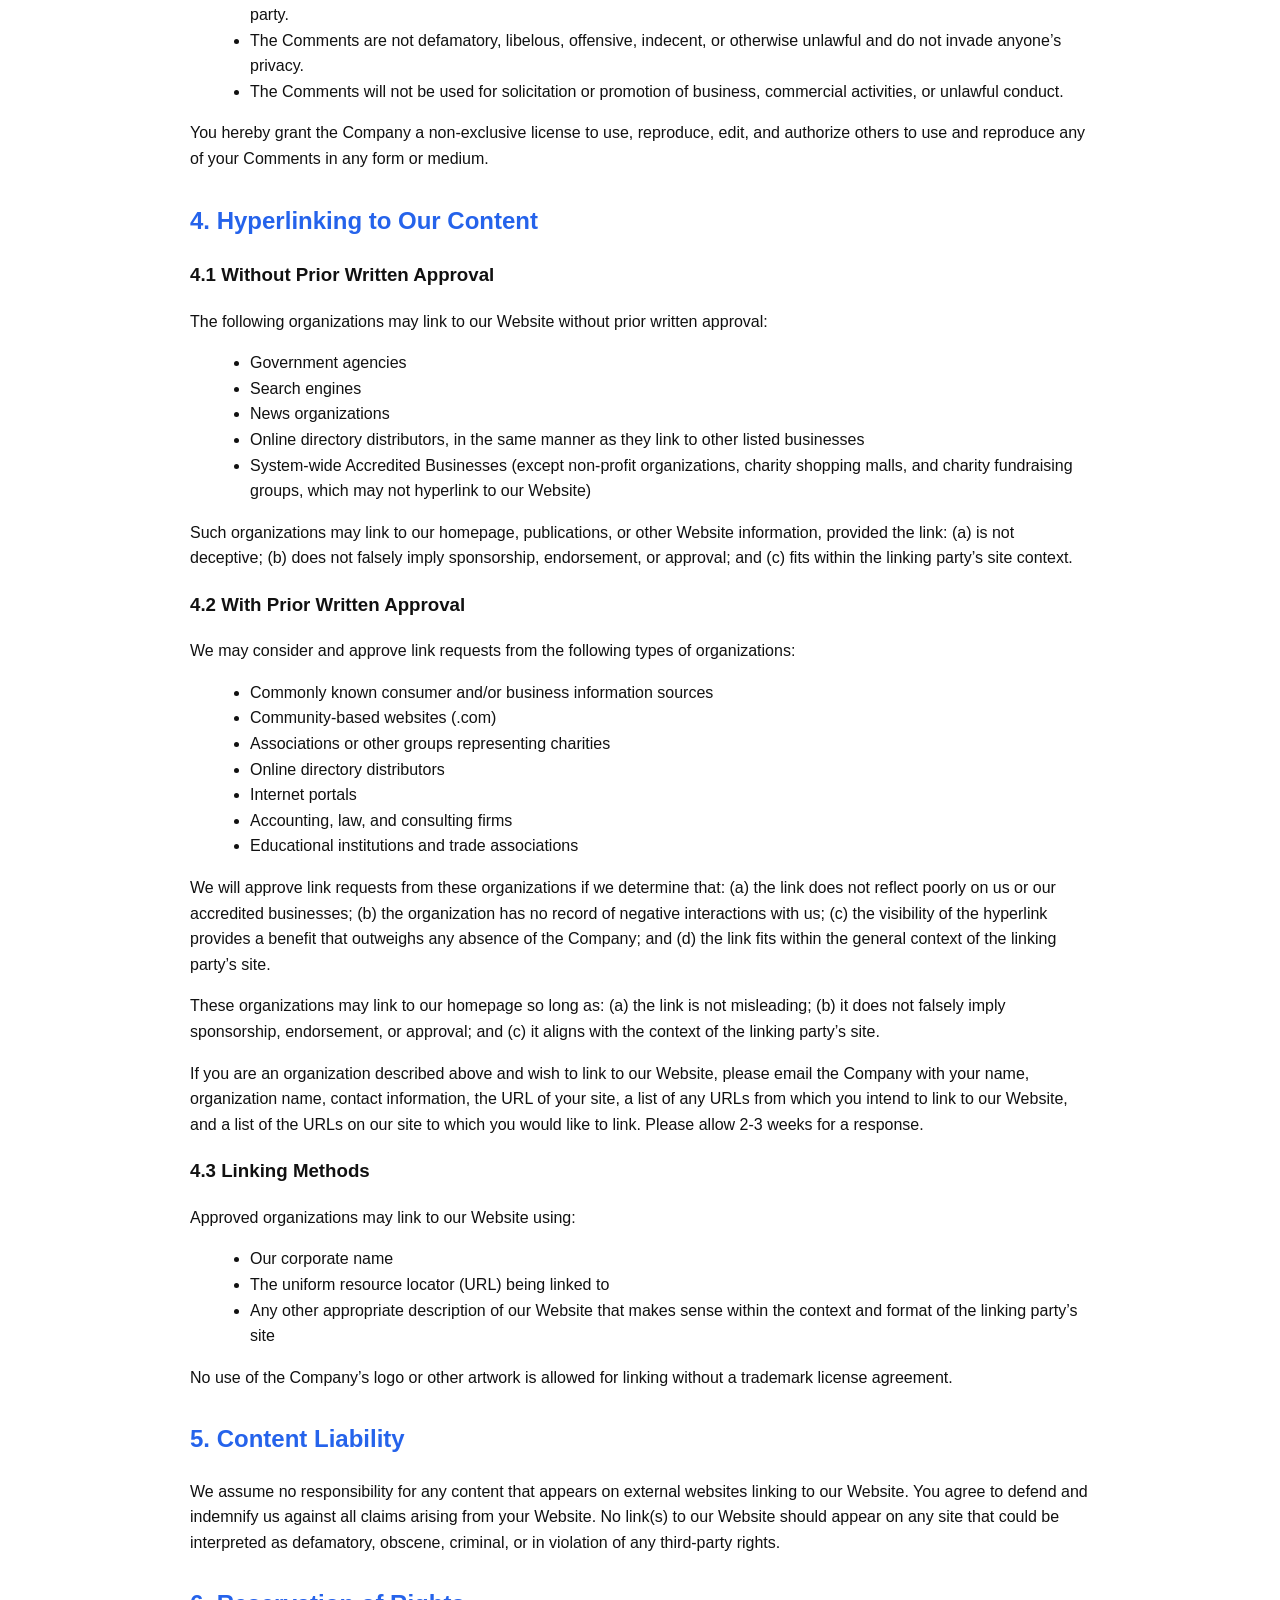
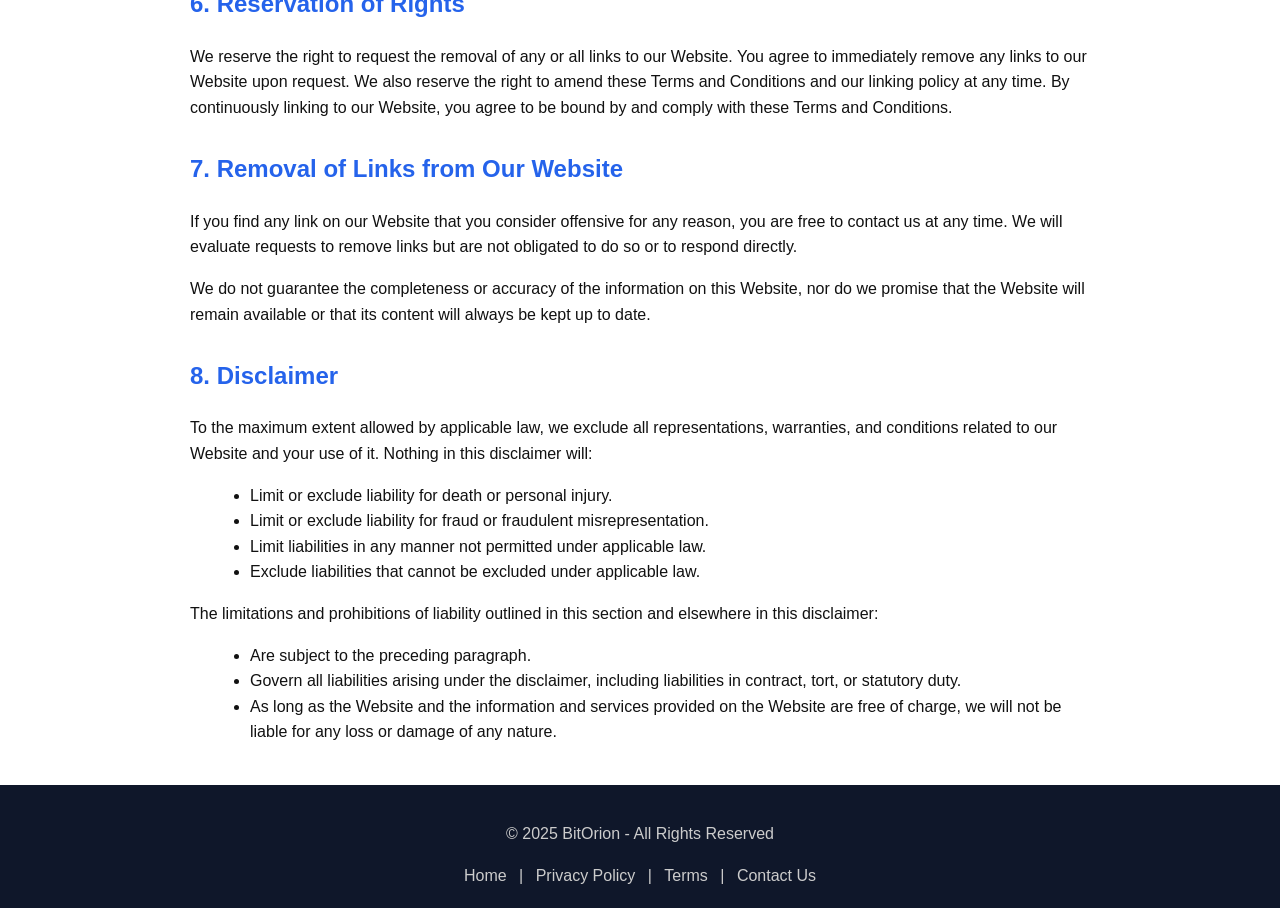
<file: terms.html>
<!DOCTYPE html>
<html lang="en">
<head>
  <meta charset="UTF-8" />
  <meta name="viewport" content="width=device-width, initial-scale=1.0"/>
  <title>Terms and Conditions | BitOrion</title>
  <meta name="description" content="BitOrion Terms and Conditions – Please read carefully before using our services.">
  <meta name="keywords" content="BitOrion Terms, Bitcoin Wallet Agreement, Crypto Usage Policy">
  <style>
    body {font-family: Arial, sans-serif; line-height:1.6; margin:0; padding:0; background:#fff; color:#111;}
    nav {background:#0f172a; padding:16px; color:#fff;}
    nav a {color:#fff; margin:0 10px; text-decoration:none;}
    .hero {background:#1e293b; color:#fff; padding:40px 20px; text-align:center;}
    main {max-width:900px; margin:40px auto; padding:0 20px;}
    h2 {margin-top:30px; color:#2563eb;}
    ul {margin-left:20px;}
    footer {background:#0f172a; color:#ccc; text-align:center; padding:20px; margin-top:40px;}
    footer a {color:#ccc; margin:0 8px; text-decoration:none;}
    footer a:hover {color:#fff;}
  </style>
</head>
<body>

  <nav>
    <a href="index.html">Home</a>
    <a href="privacy.html">Privacy Policy</a>
    <a href="terms.html">Terms</a>
    <a href="contact.html">Contact Us</a>
  </nav>

  <section class="hero">
    <h1>Terms and Conditions</h1>
    <p>Welcome to BitOrion</p>
  </section>

  <main>
    <p>Welcome to <strong>BitOrion</strong> (“Website”), operated by 
    <strong>AKTUEL OFIS MALZEMELERI PAZARLAMA TICARET ANONIM SIRKETI</strong> (“Company,” “we,” “us,” or “our”). 
    These Terms and Conditions govern your access to and use of the Website located at 
    <a href="https://www.bitorion.app">https://www.bitorion.app</a>.</p>

    <p>By accessing this Website, you acknowledge that you have read, understood, and agree to be bound by these Terms and Conditions in their entirety. 
    If you do not agree with any part of these Terms and Conditions, please discontinue your use of BitOrion immediately.</p>

    <h2>1. Cookies</h2>
    <p>We use cookies to personalize and enhance your browsing experience on the Website. By accessing BitOrion , you consent to our use of the necessary cookies.</p>
    <p>A cookie is a small text file placed on your hard drive by a web server. Cookies cannot run programs or transmit viruses to your computer. Each cookie is uniquely assigned to you and can only be read by the web server that issued it.</p>
    <p>We may use cookies to collect, store, and track information for statistical or marketing purposes as needed for Website operations. You can choose to accept or decline optional cookies. Some cookies are essential for the Website’s functionality, and their use does not require your consent. Please be aware that when you accept these essential cookies, you may also accept certain third-party cookies, particularly if you use services from third-party providers (e.g., embedded videos) on our Website.</p>

    <h2>2. License</h2>
    <p>Unless otherwise specified, <strong>AKTUEL OFIS MALZEMELERI PAZARLAMA TICARET ANONIM SIRKETI</strong> and/or its licensors hold all intellectual property rights to all material on BitOrion: Bitcoin Wallet. All rights are reserved. You are granted a limited license to access the Website for your personal use, subject to the restrictions outlined in these Terms and Conditions.</p>
    <p>You must not:</p>
    <ul>
      <li>Copy or republish material from BitOrion</li>
      <li>Sell, rent, or sub-license material from BitOrion</li>
      <li>Reproduce, duplicate, or copy material from BitOrion</li>
      <li>Redistribute content from BitOrion</li>
    </ul>
    <p>This Agreement is effective from the date of publication.</p>

    <h2>3. User Comments and Content</h2>
    <p>Certain sections of this Website may allow users to post and exchange opinions, information, and other materials (“Comments”). 
    <strong>AKTUEL OFIS MALZEMELERI PAZARLAMA TICARET ANONIM SIRKETI</strong> does not pre-screen, edit, publish, or review Comments prior to their appearance on the Website. 
    The Comments reflect the personal views of those who post them, and not necessarily those of the Company, its agents, or affiliates. 
    To the fullest extent permitted by law, the Company shall not be liable for any Comments or for any liabilities, damages, or expenses arising from the use, posting, or appearance of such Comments on the Website.</p>

    <p>The Company reserves the right to monitor all Comments and to remove any Comments it deems inappropriate, offensive, or in violation of these Terms and Conditions.</p>

    <p>By posting Comments, you warrant and represent that:</p>
    <ul>
      <li>You have the right and all necessary licenses or consents to post the Comments on our Website</li>
      <li>The Comments do not infringe on any intellectual property rights, including copyright, patent, or trademark of any third party.</li>
      <li>The Comments are not defamatory, libelous, offensive, indecent, or otherwise unlawful and do not invade anyone’s privacy.</li>
      <li>The Comments will not be used for solicitation or promotion of business, commercial activities, or unlawful conduct.</li>
    </ul>

    <p>You hereby grant the Company a non-exclusive license to use, reproduce, edit, and authorize others to use and reproduce any of your Comments in any form or medium.</p>

    <h2>4. Hyperlinking to Our Content</h2>
    <h3>4.1 Without Prior Written Approval</h3>
    <p>The following organizations may link to our Website without prior written approval:</p>
    <ul>
      <li>Government agencies</li>
      <li>Search engines</li>
      <li>News organizations</li>
      <li>Online directory distributors, in the same manner as they link to other listed businesses</li>
      <li>System-wide Accredited Businesses (except non-profit organizations, charity shopping malls, and charity fundraising groups, which may not hyperlink to our Website)</li>
    </ul>
    <p>Such organizations may link to our homepage, publications, or other Website information, provided the link: (a) is not deceptive; (b) does not falsely imply sponsorship, endorsement, or approval; and (c) fits within the linking party’s site context.</p>

    <h3>4.2 With Prior Written Approval</h3>
    <p>We may consider and approve link requests from the following types of organizations:</p>
    <ul>
      <li>Commonly known consumer and/or business information sources</li>
      <li>Community-based websites (.com)</li>
      <li>Associations or other groups representing charities</li>
      <li>Online directory distributors</li>
      <li>Internet portals</li>
      <li>Accounting, law, and consulting firms</li>
      <li>Educational institutions and trade associations</li>
    </ul>
    <p>We will approve link requests from these organizations if we determine that: (a) the link does not reflect poorly on us or our accredited businesses; (b) the organization has no record of negative interactions with us; (c) the visibility of the hyperlink provides a benefit that outweighs any absence of the Company; and (d) the link fits within the general context of the linking party’s site.</p>

    <p>These organizations may link to our homepage so long as: (a) the link is not misleading; (b) it does not falsely imply sponsorship, endorsement, or approval; and (c) it aligns with the context of the linking party’s site.</p>

    <p>If you are an organization described above and wish to link to our Website, please email the Company with your name, organization name, contact information, the URL of your site, a list of any URLs from which you intend to link to our Website, and a list of the URLs on our site to which you would like to link. Please allow 2-3 weeks for a response.</p>

    <h3>4.3 Linking Methods</h3>
    <p>Approved organizations may link to our Website using:</p>
    <ul>
      <li>Our corporate name</li>
      <li>The uniform resource locator (URL) being linked to</li>
      <li>Any other appropriate description of our Website that makes sense within the context and format of the linking party’s site</li>
    </ul>
    <p>No use of the Company’s logo or other artwork is allowed for linking without a trademark license agreement.</p>

    <h2>5. Content Liability</h2>
    <p>We assume no responsibility for any content that appears on external websites linking to our Website. You agree to defend and indemnify us against all claims arising from your Website. No link(s) to our Website should appear on any site that could be interpreted as defamatory, obscene, criminal, or in violation of any third-party rights.</p>

    <h2>6. Reservation of Rights</h2>
    <p>We reserve the right to request the removal of any or all links to our Website. You agree to immediately remove any links to our Website upon request. We also reserve the right to amend these Terms and Conditions and our linking policy at any time. By continuously linking to our Website, you agree to be bound by and comply with these Terms and Conditions.</p>

    <h2>7. Removal of Links from Our Website</h2>
    <p>If you find any link on our Website that you consider offensive for any reason, you are free to contact us at any time. We will evaluate requests to remove links but are not obligated to do so or to respond directly.</p>
    <p>We do not guarantee the completeness or accuracy of the information on this Website, nor do we promise that the Website will remain available or that its content will always be kept up to date.</p>

    <h2>8. Disclaimer</h2>
    <p>To the maximum extent allowed by applicable law, we exclude all representations, warranties, and conditions related to our Website and your use of it. Nothing in this disclaimer will:</p>
    <ul>
      <li>Limit or exclude liability for death or personal injury.</li>
      <li>Limit or exclude liability for fraud or fraudulent misrepresentation.</li>
      <li>Limit liabilities in any manner not permitted under applicable law.</li>
      <li>Exclude liabilities that cannot be excluded under applicable law.</li>
    </ul>
    <p>The limitations and prohibitions of liability outlined in this section and elsewhere in this disclaimer:</p>
    <ul>
      <li>Are subject to the preceding paragraph.</li>
      <li>Govern all liabilities arising under the disclaimer, including liabilities in contract, tort, or statutory duty.</li>
      <li>As long as the Website and the information and services provided on the Website are free of charge, we will not be liable for any loss or damage of any nature.</li>
    </ul>
  </main>

  <footer>
    <p>© 2025 BitOrion - All Rights Reserved</p>
    <a href="index.html">Home</a> | 
    <a href="privacy.html">Privacy Policy</a> | 
    <a href="terms.html">Terms</a> | 
    <a href="contact.html">Contact Us</a>
  </footer>

</body>
</html>
</file>
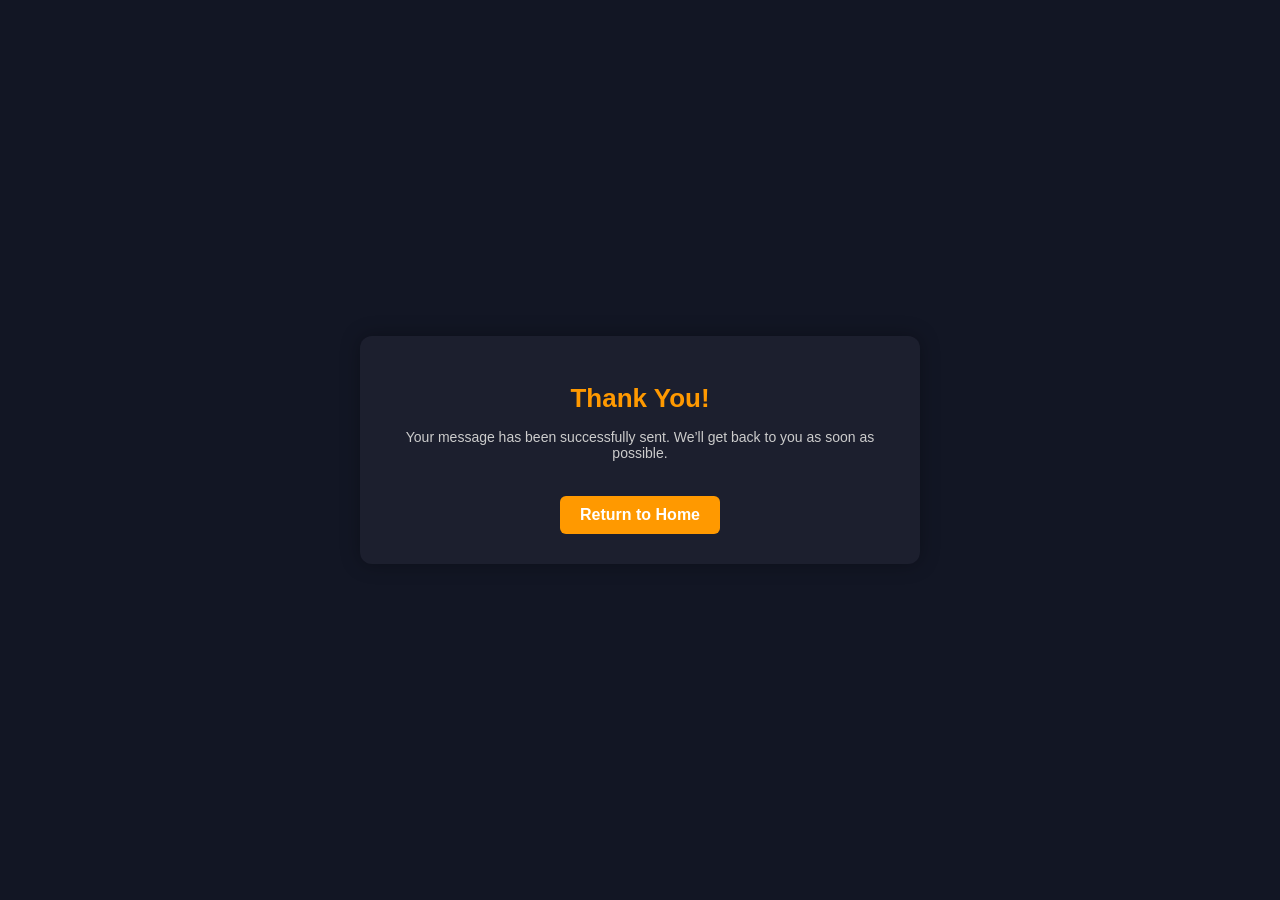
<file: thank-you.html>
<!DOCTYPE html>
<html lang="en">
<head>
  <meta charset="UTF-8">
  <meta name="viewport" content="width=device-width, initial-scale=1">
  <title>Thank You - Secure Bitcoin Wallet</title>
  <style>
    body {
      margin: 0;
      font-family: Arial, sans-serif;
      background-color: #121624;
      color: #fff;
      display: flex;
      flex-direction: column;
      align-items: center;
      justify-content: center;
      height: 100vh;
      text-align: center;
    }

    .container {
      max-width: 500px;
      padding: 30px;
      background-color: #1c1f2e;
      border-radius: 12px;
      box-shadow: 0 0 20px rgba(0,0,0,0.3);
    }

    h1 {
      font-size: 26px;
      margin-bottom: 15px;
      color: #ff9900;
    }

    p {
      font-size: 14px;
      color: #ccc;
      margin-bottom: 25px;
    }

    a {
      display: inline-block;
      margin-top: 10px;
      padding: 10px 20px;
      background-color: #ff9900;
      color: #fff;
      text-decoration: none;
      border-radius: 6px;
      font-weight: bold;
      transition: background 0.3s ease;
    }

    a:hover {
      background-color: #e08700;
    }
  </style>
</head>
<body>

  <div class="container">
    <h1>Thank You!</h1>
    <p>Your message has been successfully sent. We’ll get back to you as soon as possible.</p>
    <a href="index.html">Return to Home</a>
  </div>

</body>
</html>
</file>
<file: style.css>
body {
  font-family: Arial, sans-serif;
  margin: 0;
  padding: 0;
  background: #ffffff;
  color: #000;
}

nav {
  background: #111;
  color: #fff;
  padding: 10px 20px;
}

.nav-container {
  display: flex;
  align-items: center;
  justify-content: space-between;
}

.logo-img {
  height: 32px;
  margin-right: 10px;
}

.logo-text {
  font-weight: bold;
  color: #fff;
  font-size: 18px;
  margin-right: auto;
}

.nav-links a {
  color: #fff;
  text-decoration: none;
  margin-left: 15px;
}

.hero {
  text-align: center;
  padding: 60px 20px;
}

.hero.dark {
  background: #0f1b2b;
  color: #fff;
}

.store-button {
  display: inline-block;
  margin-top: 20px;
  background: #f7931a;
  color: #fff;
  padding: 12px 24px;
  text-decoration: none;
  border-radius: 6px;
}

.section {
  padding: 40px 20px;
  max-width: 800px;
  margin: auto;
}

.section.light {
  background: #f9f9f9;
}

footer {
  background: #eee;
  text-align: center;
  padding: 20px;
  font-size: 14px;
}
</file>
